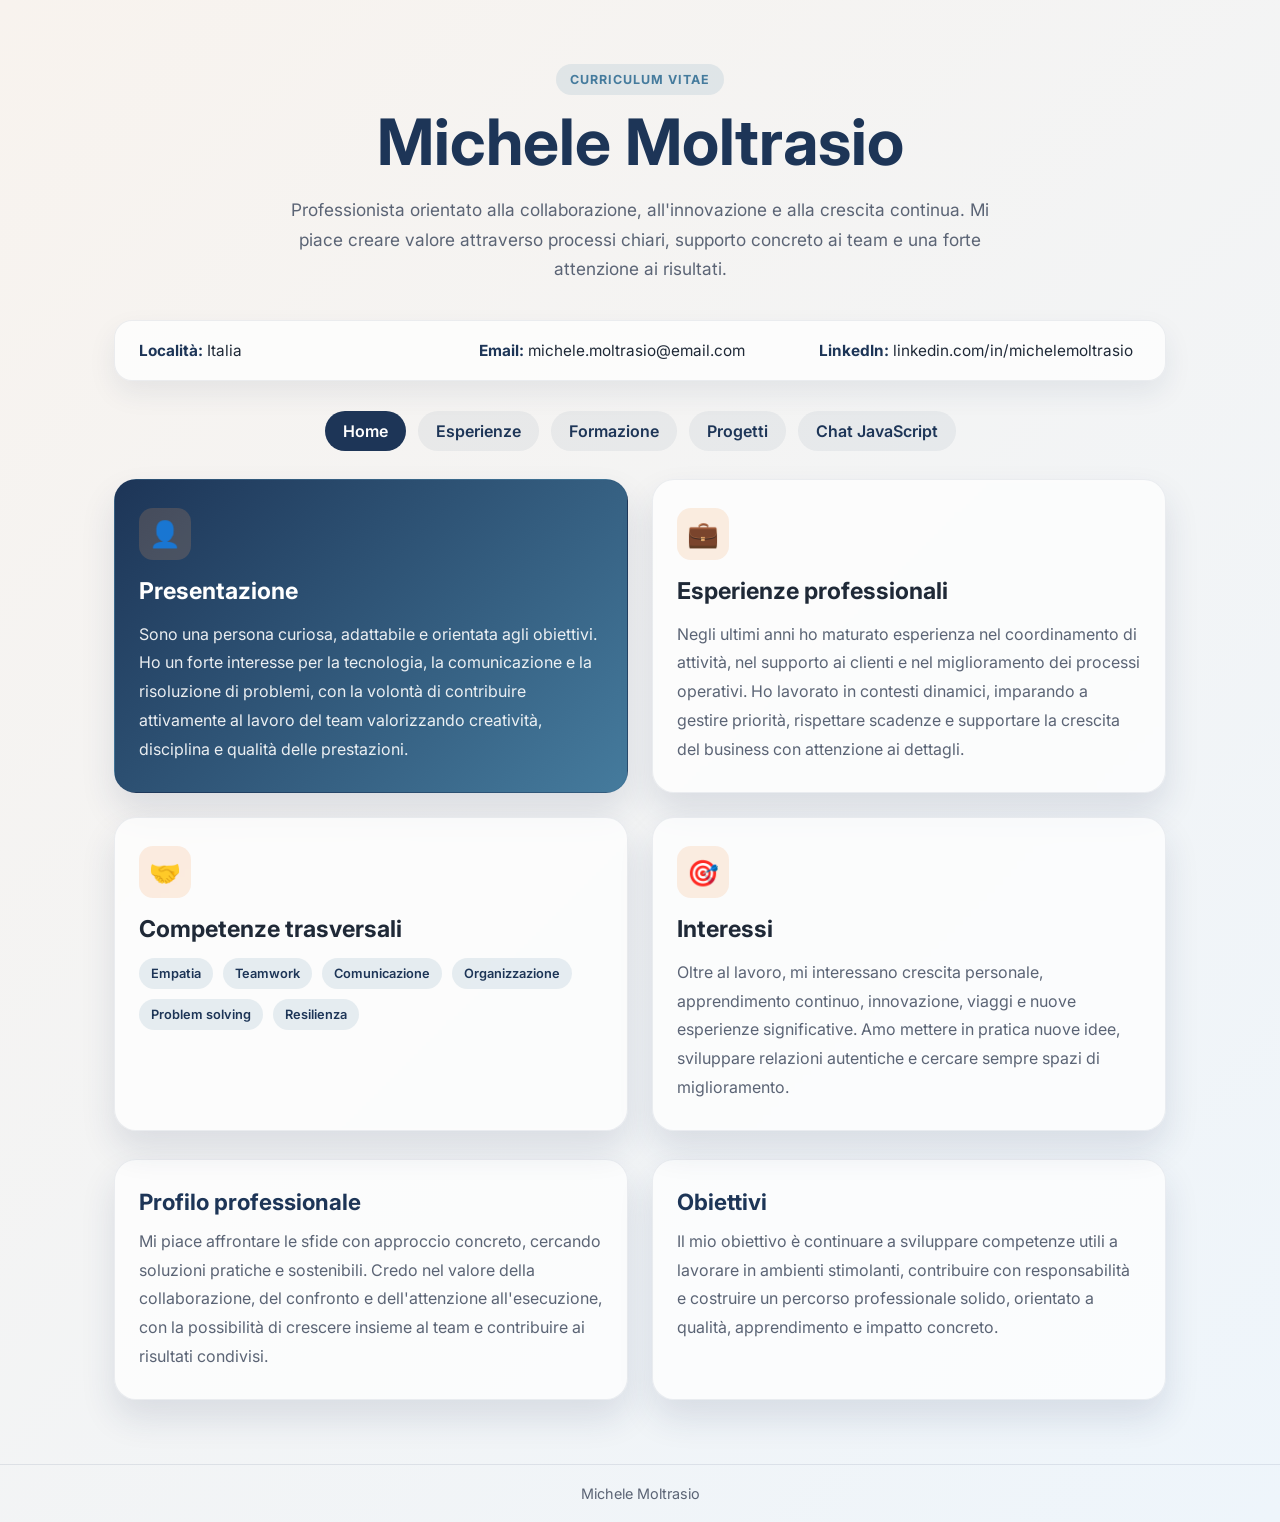
<file: index.html>
<!DOCTYPE html>
<html lang="it">
  <head>
    <meta charset="UTF-8" />
    <meta name="viewport" content="width=device-width, initial-scale=1.0" />
    <title>Curriculum Vitae | Michele Moltrasio</title>
    <link rel="preconnect" href="https://fonts.googleapis.com" />
    <link rel="preconnect" href="https://fonts.gstatic.com" crossorigin />
    <link href="https://fonts.googleapis.com/css2?family=Inter:wght@400;500;600;700;800&display=swap" rel="stylesheet" />
    <link rel="stylesheet" href="css/style.css" />
  </head>
  <body>
    <main class="page-shell">
      <header class="hero">
        <p class="eyebrow">Curriculum Vitae</p>
        <h1>Michele Moltrasio</h1>
        <p class="subtitle">
          Professionista orientato alla collaborazione, all'innovazione e alla crescita continua.
          Mi piace creare valore attraverso processi chiari, supporto concreto ai team e una forte attenzione ai risultati.
        </p>
      </header>

      <section class="info-strip" aria-label="Informazioni principali">
        <div><strong>Località:</strong> Italia</div>
        <div><strong>Email:</strong> michele.moltrasio@email.com</div>
        <div><strong>LinkedIn:</strong> linkedin.com/in/michelemoltrasio</div>
      </section>

      <nav class="top-nav" aria-label="Navigazione principale">
        <a href="index.html" class="nav-link active">Home</a>
        <a href="experience.html" class="nav-link">Esperienze</a>
        <a href="education.html" class="nav-link">Formazione</a>
        <a href="projects.html" class="nav-link">Progetti</a>
        <a href="chat.html" class="nav-link">Chat JavaScript</a>
      </nav>

      <section class="grid" aria-label="Sezioni principali del curriculum">
        <article class="card card-accent">
          <span class="icon">👤</span>
          <h2>Presentazione</h2>
          <p>
            Sono una persona curiosa, adattabile e orientata agli obiettivi. Ho un forte interesse per
            la tecnologia, la comunicazione e la risoluzione di problemi, con la volontà di contribuire
            attivamente al lavoro del team valorizzando creatività, disciplina e qualità delle prestazioni.
          </p>
        </article>

        <article class="card">
          <span class="icon">💼</span>
          <h2>Esperienze professionali</h2>
          <p>
            Negli ultimi anni ho maturato esperienza nel coordinamento di attività, nel supporto ai clienti
            e nel miglioramento dei processi operativi. Ho lavorato in contesti dinamici, imparando a
            gestire priorità, rispettare scadenze e supportare la crescita del business con attenzione ai dettagli.
          </p>
        </article>

        <article class="card">
          <span class="icon">🤝</span>
          <h2>Competenze trasversali</h2>
          <div class="tags" aria-label="Soft skills">
            <span>Empatia</span>
            <span>Teamwork</span>
            <span>Comunicazione</span>
            <span>Organizzazione</span>
            <span>Problem solving</span>
            <span>Resilienza</span>
          </div>
        </article>

        <article class="card">
          <span class="icon">🎯</span>
          <h2>Interessi</h2>
          <p>
            Oltre al lavoro, mi interessano crescita personale, apprendimento continuo, innovazione,
            viaggi e nuove esperienze significative. Amo mettere in pratica nuove idee, sviluppare relazioni
            autentiche e cercare sempre spazi di miglioramento.
          </p>
        </article>
      </section>

      <section class="bottom-panel" aria-label="Profilo e obiettivi">
        <div class="about-block">
          <h2>Profilo professionale</h2>
          <p>
            Mi piace affrontare le sfide con approccio concreto, cercando soluzioni pratiche e sostenibili.
            Credo nel valore della collaborazione, del confronto e dell'attenzione all'esecuzione, con la
            possibilità di crescere insieme al team e contribuire ai risultati condivisi.
          </p>
        </div>

        <div class="about-block">
          <h2>Obiettivi</h2>
          <p>
            Il mio obiettivo è continuare a sviluppare competenze utili a lavorare in ambienti stimolanti,
            contribuire con responsabilità e costruire un percorso professionale solido, orientato a qualità,
            apprendimento e impatto concreto.
          </p>
        </div>
      </section>
    </main>

    <footer class="site-footer">
      <p>Michele Moltrasio</p>
    </footer>
  </body>
</html>
</file>
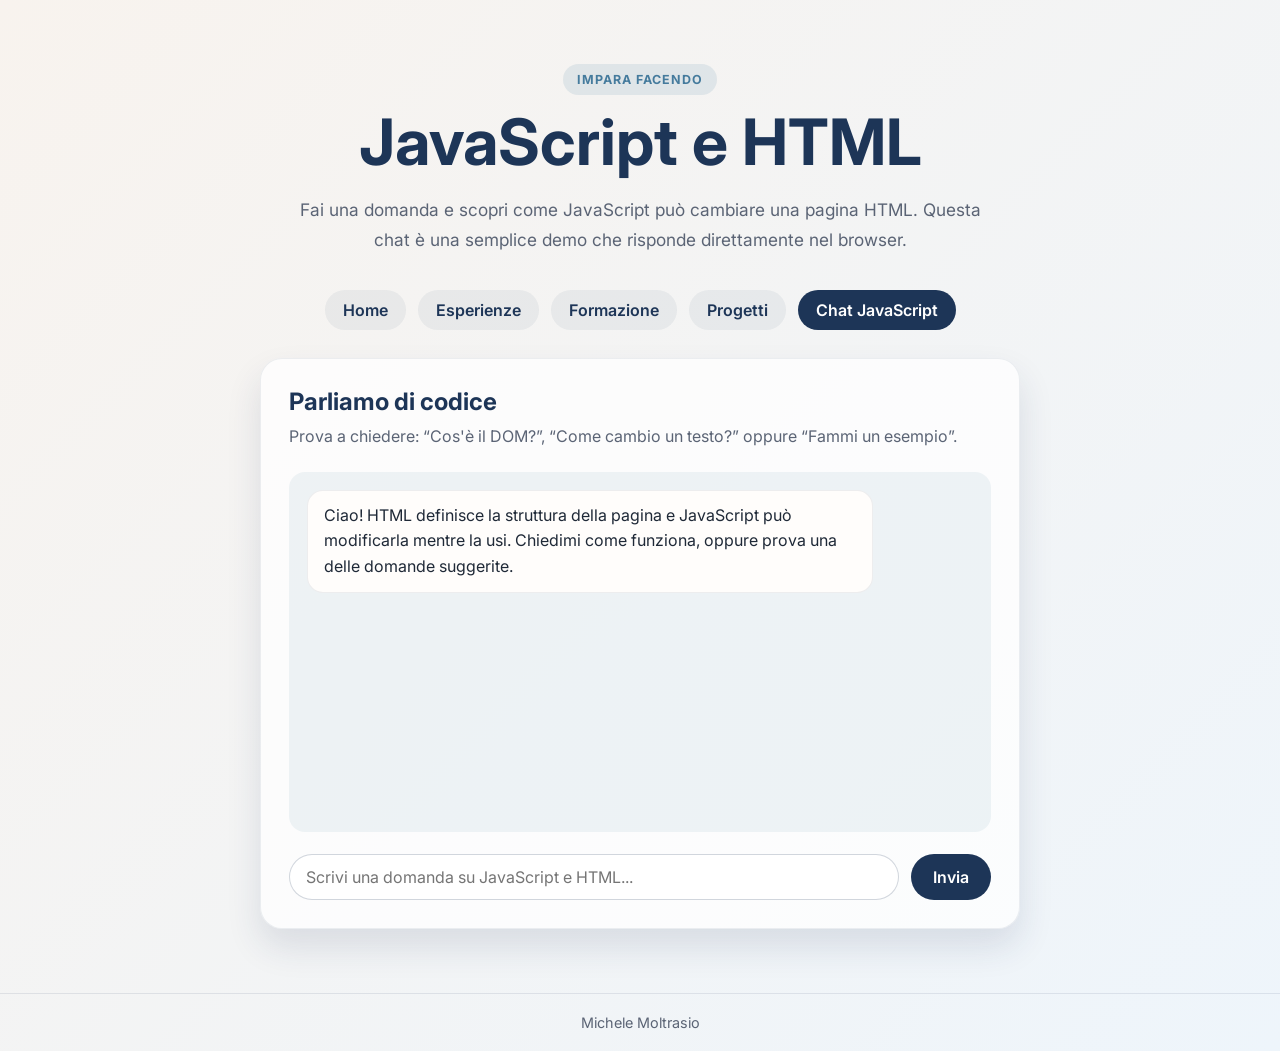
<file: chat.html>
<!DOCTYPE html>
<html lang="it">
  <head>
    <meta charset="UTF-8" />
    <meta name="viewport" content="width=device-width, initial-scale=1.0" />
    <title>Chat JavaScript e HTML | Michele Moltrasio</title>
    <link rel="preconnect" href="https://fonts.googleapis.com" />
    <link rel="preconnect" href="https://fonts.gstatic.com" crossorigin />
    <link href="https://fonts.googleapis.com/css2?family=Inter:wght@400;500;600;700;800&display=swap" rel="stylesheet" />
    <link rel="stylesheet" href="css/style.css" />
    <script src="js/chat.js" defer></script>
  </head>
  <body>
    <main class="page-shell">
      <header class="hero">
        <p class="eyebrow">Impara facendo</p>
        <h1>JavaScript e HTML</h1>
        <p class="subtitle">
          Fai una domanda e scopri come JavaScript può cambiare una pagina HTML.
          Questa chat è una semplice demo che risponde direttamente nel browser.
        </p>
      </header>

      <nav class="top-nav" aria-label="Navigazione principale">
        <a href="index.html" class="nav-link">Home</a>
        <a href="experience.html" class="nav-link">Esperienze</a>
        <a href="education.html" class="nav-link">Formazione</a>
        <a href="projects.html" class="nav-link">Progetti</a>
        <a href="chat.html" class="nav-link active" aria-current="page">Chat JavaScript</a>
      </nav>

      <section class="chat-panel" aria-label="Chat didattica su JavaScript e HTML">
        <div class="chat-intro">
          <h2>Parliamo di codice</h2>
          <p>Prova a chiedere: “Cos'è il DOM?”, “Come cambio un testo?” oppure “Fammi un esempio”.</p>
        </div>
        <div class="chat-messages" id="chat-messages" role="log" aria-live="polite" aria-relevant="additions">
          <p class="chat-message bot-message">
            Ciao! HTML definisce la struttura della pagina e JavaScript può modificarla mentre la usi.
            Chiedimi come funziona, oppure prova una delle domande suggerite.
          </p>
        </div>
        <form class="chat-form" id="chat-form">
          <label class="visually-hidden" for="chat-input">Scrivi una domanda</label>
          <input
            id="chat-input"
            name="message"
            type="text"
            placeholder="Scrivi una domanda su JavaScript e HTML..."
            autocomplete="off"
            required
          />
          <button type="submit">Invia</button>
        </form>
      </section>
    </main>
    <footer class="site-footer">
      <p>Michele Moltrasio</p>
    </footer>
  </body>
</html>
</file>
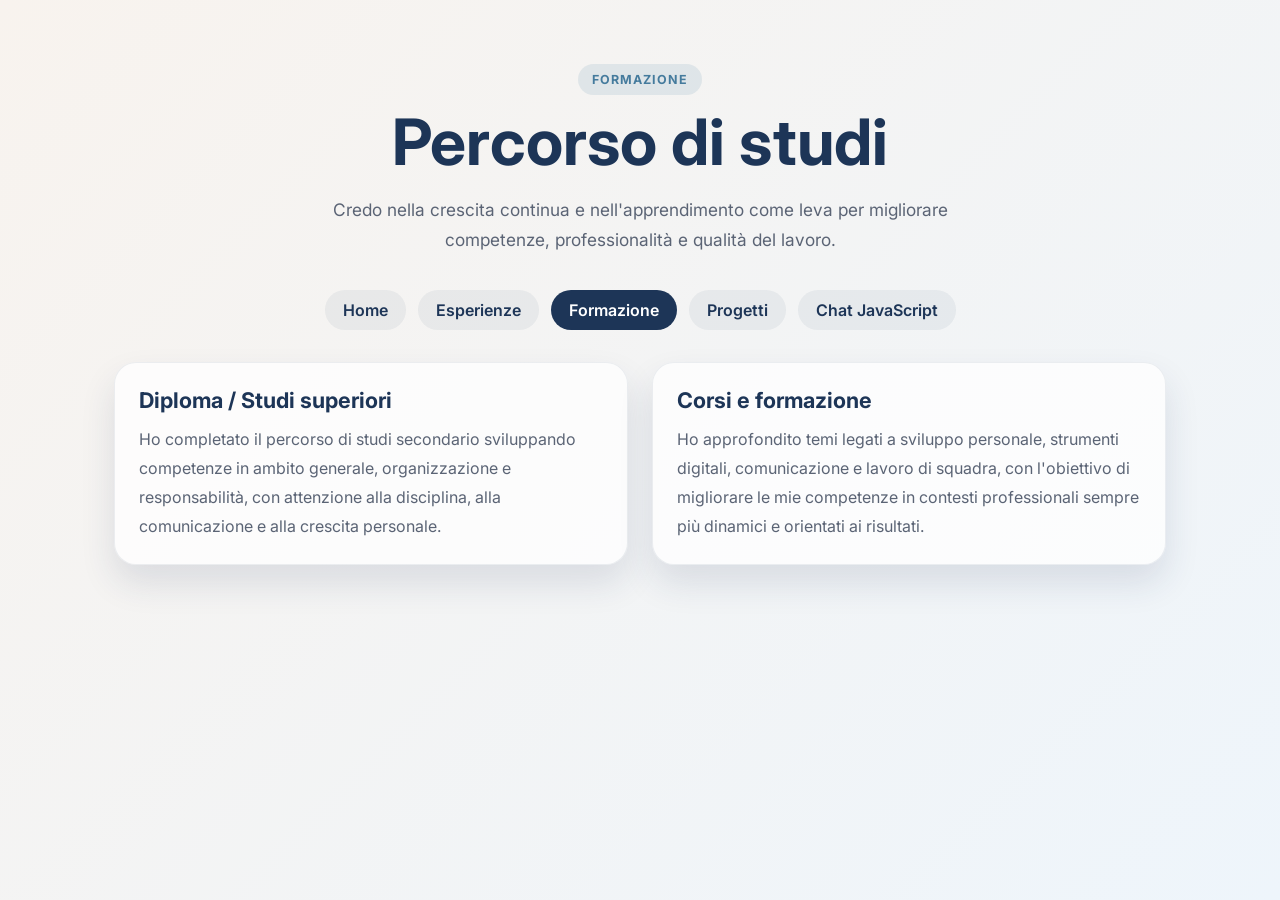
<file: education.html>
<!DOCTYPE html>
<html lang="it">
  <head>
    <meta charset="UTF-8" />
    <meta name="viewport" content="width=device-width, initial-scale=1.0" />
    <title>Formazione | Michele Moltrasio</title>
    <link rel="preconnect" href="https://fonts.googleapis.com" />
    <link rel="preconnect" href="https://fonts.gstatic.com" crossorigin />
    <link href="https://fonts.googleapis.com/css2?family=Inter:wght@400;500;600;700;800&display=swap" rel="stylesheet" />
    <link rel="stylesheet" href="css/style.css" />
  </head>
  <body>
    <main class="page-shell">
      <header class="hero">
        <p class="eyebrow">Formazione</p>
        <h1>Percorso di studi</h1>
        <p class="subtitle">
          Credo nella crescita continua e nell'apprendimento come leva per migliorare competenze, professionalità e qualità del lavoro.
        </p>
      </header>

      <nav class="top-nav" aria-label="Navigazione principale">
        <a href="index.html" class="nav-link">Home</a>
        <a href="experience.html" class="nav-link">Esperienze</a>
        <a href="education.html" class="nav-link active">Formazione</a>
        <a href="projects.html" class="nav-link">Progetti</a>
        <a href="chat.html" class="nav-link">Chat JavaScript</a>
      </nav>

      <section class="edu-grid" aria-label="Formazione">
        <article class="edu-card">
          <h2>Diploma / Studi superiori</h2>
          <p>
            Ho completato il percorso di studi secondario sviluppando competenze in ambito generale,
            organizzazione e responsabilità, con attenzione alla disciplina, alla comunicazione e alla crescita personale.
          </p>
        </article>

        <article class="edu-card">
          <h2>Corsi e formazione</h2>
          <p>
            Ho approfondito temi legati a sviluppo personale, strumenti digitali, comunicazione e lavoro di squadra,
            con l'obiettivo di migliorare le mie competenze in contesti professionali sempre più dinamici e orientati ai risultati.
          </p>
        </article>
      </section>
    </main>
  </body>
</html>
</file>
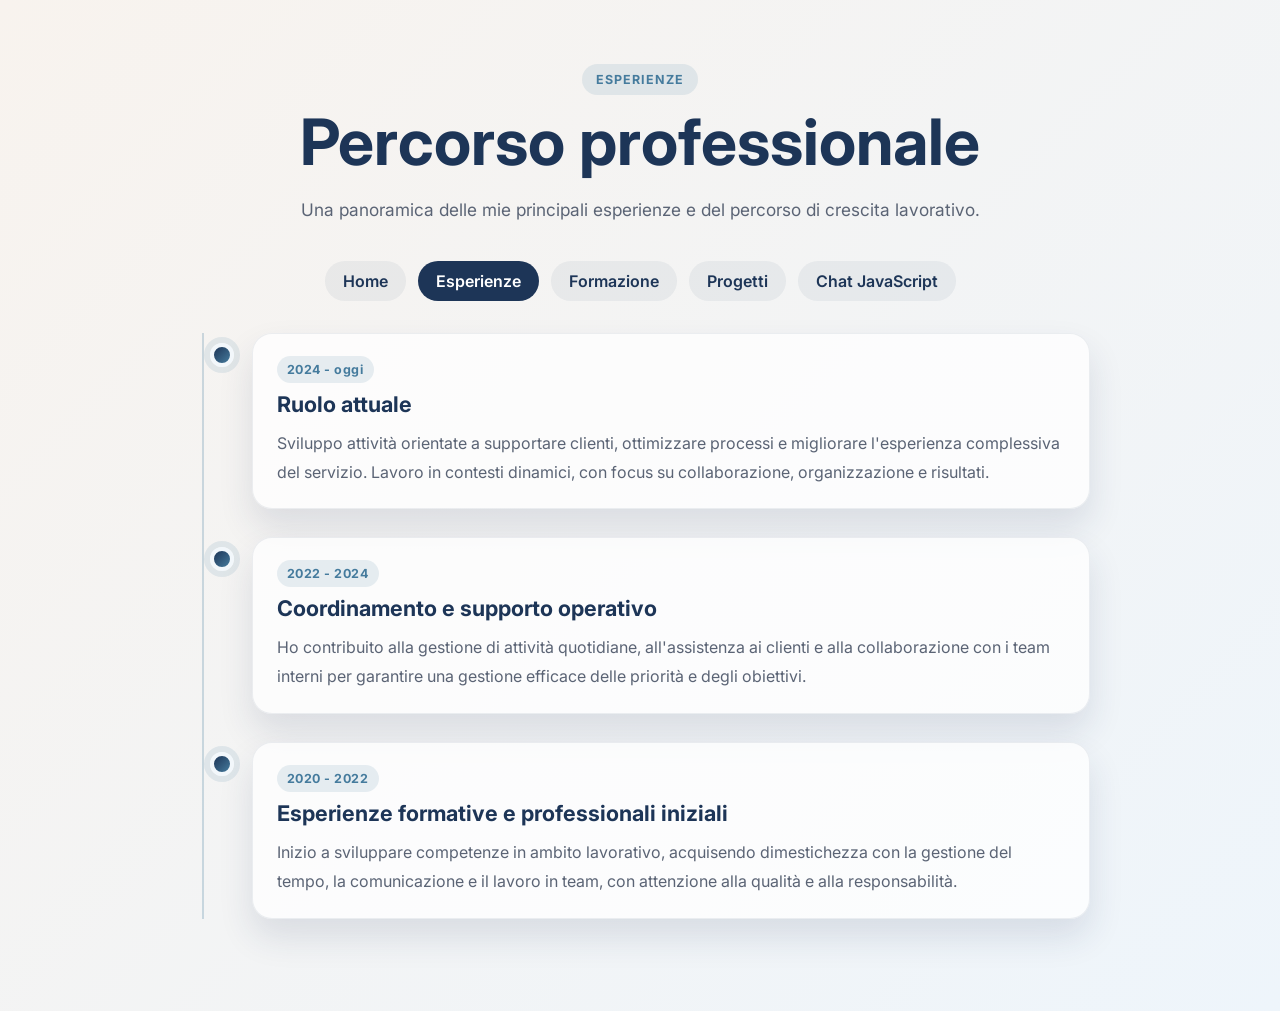
<file: experience.html>
<!DOCTYPE html>
<html lang="it">
  <head>
    <meta charset="UTF-8" />
    <meta name="viewport" content="width=device-width, initial-scale=1.0" />
    <title>Esperienze professionali | Michele Moltrasio</title>
    <link rel="preconnect" href="https://fonts.googleapis.com" />
    <link rel="preconnect" href="https://fonts.gstatic.com" crossorigin />
    <link href="https://fonts.googleapis.com/css2?family=Inter:wght@400;500;600;700;800&display=swap" rel="stylesheet" />
    <link rel="stylesheet" href="css/style.css" />
  </head>
  <body>
    <main class="page-shell timeline-page">
      <header class="hero">
        <p class="eyebrow">Esperienze</p>
        <h1>Percorso professionale</h1>
        <p class="subtitle">
          Una panoramica delle mie principali esperienze e del percorso di crescita lavorativo.
        </p>
      </header>

      <nav class="top-nav" aria-label="Navigazione principale">
        <a href="index.html" class="nav-link">Home</a>
        <a href="experience.html" class="nav-link active">Esperienze</a>
        <a href="education.html" class="nav-link">Formazione</a>
        <a href="projects.html" class="nav-link">Progetti</a>
        <a href="chat.html" class="nav-link">Chat JavaScript</a>
      </nav>

      <section class="timeline" aria-label="Linea temporale delle esperienze professionali">
        <article class="timeline-item">
          <div class="timeline-dot"></div>
          <div class="timeline-content">
            <span class="year">2024 - oggi</span>
            <h2>Ruolo attuale</h2>
            <p>
              Sviluppo attività orientate a supportare clienti, ottimizzare processi e migliorare l'esperienza
              complessiva del servizio. Lavoro in contesti dinamici, con focus su collaborazione, organizzazione e risultati.
            </p>
          </div>
        </article>

        <article class="timeline-item">
          <div class="timeline-dot"></div>
          <div class="timeline-content">
            <span class="year">2022 - 2024</span>
            <h2>Coordinamento e supporto operativo</h2>
            <p>
              Ho contribuito alla gestione di attività quotidiane, all'assistenza ai clienti e alla collaborazione con i team
              interni per garantire una gestione efficace delle priorità e degli obiettivi.
            </p>
          </div>
        </article>

        <article class="timeline-item">
          <div class="timeline-dot"></div>
          <div class="timeline-content">
            <span class="year">2020 - 2022</span>
            <h2>Esperienze formative e professionali iniziali</h2>
            <p>
              Inizio a sviluppare competenze in ambito lavorativo, acquisendo dimestichezza con la gestione del tempo,
              la comunicazione e il lavoro in team, con attenzione alla qualità e alla responsabilità.
            </p>
          </div>
        </article>
      </section>
    </main>
  </body>
</html>
</file>
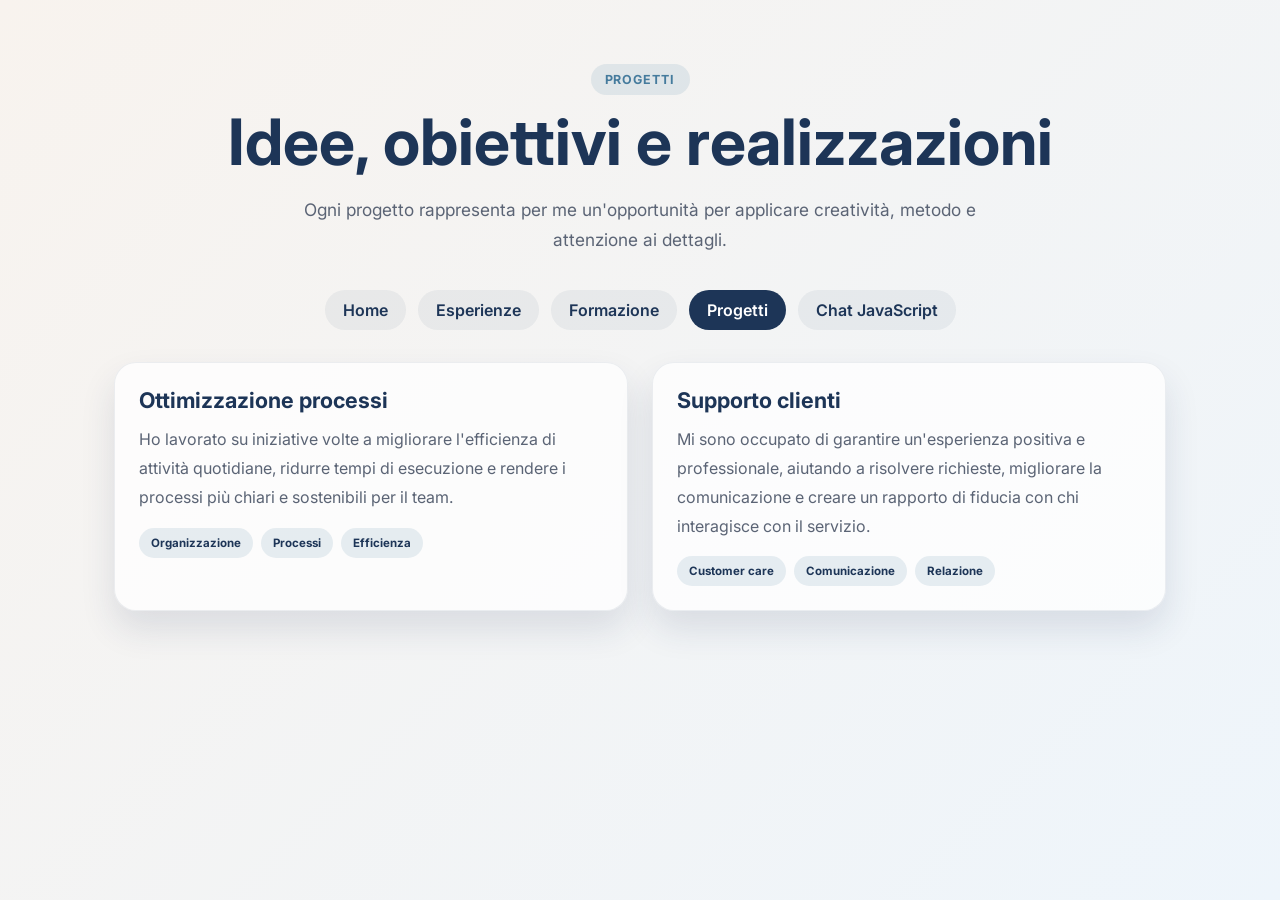
<file: projects.html>
<!DOCTYPE html>
<html lang="it">
  <head>
    <meta charset="UTF-8" />
    <meta name="viewport" content="width=device-width, initial-scale=1.0" />
    <title>Progetti | Michele Moltrasio</title>
    <link rel="preconnect" href="https://fonts.googleapis.com" />
    <link rel="preconnect" href="https://fonts.gstatic.com" crossorigin />
    <link href="https://fonts.googleapis.com/css2?family=Inter:wght@400;500;600;700;800&display=swap" rel="stylesheet" />
    <link rel="stylesheet" href="css/style.css" />
  </head>
  <body>
    <main class="page-shell">
      <header class="hero">
        <p class="eyebrow">Progetti</p>
        <h1>Idee, obiettivi e realizzazioni</h1>
        <p class="subtitle">
          Ogni progetto rappresenta per me un'opportunità per applicare creatività, metodo e attenzione ai dettagli.
        </p>
      </header>

      <nav class="top-nav" aria-label="Navigazione principale">
        <a href="index.html" class="nav-link">Home</a>
        <a href="experience.html" class="nav-link">Esperienze</a>
        <a href="education.html" class="nav-link">Formazione</a>
        <a href="projects.html" class="nav-link active">Progetti</a>
        <a href="chat.html" class="nav-link">Chat JavaScript</a>
      </nav>

      <section class="project-grid" aria-label="Progetti principali">
        <article class="project-card">
          <h2>Ottimizzazione processi</h2>
          <p>
            Ho lavorato su iniziative volte a migliorare l'efficienza di attività quotidiane, ridurre tempi di esecuzione
            e rendere i processi più chiari e sostenibili per il team.
          </p>
          <div class="project-tags">
            <span>Organizzazione</span>
            <span>Processi</span>
            <span>Efficienza</span>
          </div>
        </article>

        <article class="project-card">
          <h2>Supporto clienti</h2>
          <p>
            Mi sono occupato di garantire un'esperienza positiva e professionale, aiutando a risolvere richieste,
            migliorare la comunicazione e creare un rapporto di fiducia con chi interagisce con il servizio.
          </p>
          <div class="project-tags">
            <span>Customer care</span>
            <span>Comunicazione</span>
            <span>Relazione</span>
          </div>
        </article>
      </section>
    </main>
  </body>
</html>
</file>
<file: css/style.css>
:root {
  --bg: #f4efe8;
  --panel: #fffdfb;
  --primary: #1d3557;
  --primary-soft: #457b9d;
  --accent: #f4a261;
  --text: #1f2937;
  --muted: #5b6475;
  --shadow: rgba(29, 53, 87, 0.12);
}

* {
  box-sizing: border-box;
}

body {
  margin: 0;
  min-height: 100vh;
  font-family: "Inter", sans-serif;
  background: linear-gradient(135deg, #f8f3ee 0%, #eef5fb 100%);
  color: var(--text);
}

.page-shell {
  max-width: 1100px;
  margin: 0 auto;
  padding: 64px 24px;
}

.site-footer {
  padding: 20px 24px;
  border-top: 1px solid rgba(29, 53, 87, 0.1);
  color: var(--muted);
  text-align: center;
  font-size: 0.9rem;
}

.site-footer p {
  margin: 0;
}

.hero {
  text-align: center;
  margin-bottom: 36px;
}

.top-nav {
  display: flex;
  justify-content: center;
  gap: 12px;
  margin: 0 auto 28px;
  flex-wrap: wrap;
}

.nav-link {
  display: inline-flex;
  align-items: center;
  justify-content: center;
  padding: 10px 18px;
  border-radius: 999px;
  background: rgba(29, 53, 87, 0.06);
  color: var(--primary);
  text-decoration: none;
  font-weight: 600;
  transition: all 0.2s ease;
}

.nav-link:hover,
.nav-link.active {
  background: var(--primary);
  color: #fff;
}

.eyebrow {
  display: inline-block;
  margin: 0 0 12px;
  padding: 8px 14px;
  border-radius: 999px;
  background: rgba(69, 123, 157, 0.12);
  color: var(--primary-soft);
  font-size: 0.78rem;
  font-weight: 700;
  letter-spacing: 0.08em;
  text-transform: uppercase;
}

h1 {
  margin: 0;
  font-size: clamp(2.5rem, 5vw, 4rem);
  line-height: 1.1;
  color: var(--primary);
}

.subtitle {
  max-width: 700px;
  margin: 18px auto 0;
  font-size: 1.08rem;
  line-height: 1.7;
  color: var(--muted);
}

.info-strip {
  display: grid;
  grid-template-columns: repeat(3, minmax(180px, 1fr));
  gap: 18px;
  margin: 0 auto 30px;
  padding: 20px 24px;
  border: 1px solid rgba(29, 53, 87, 0.08);
  border-radius: 18px;
  background: rgba(255, 255, 255, 0.7);
  box-shadow: 0 12px 28px rgba(29, 53, 87, 0.08);
  font-size: 0.96rem;
}

.info-strip strong {
  color: var(--primary);
}

.grid {
  display: grid;
  grid-template-columns: repeat(2, minmax(260px, 1fr));
  gap: 24px;
}

.card {
  background: rgba(255, 255, 255, 0.7);
  border: 1px solid rgba(29, 53, 87, 0.08);
  border-radius: 22px;
  padding: 28px 24px;
  box-shadow: 0 18px 35px var(--shadow);
  backdrop-filter: blur(2px);
  transition: transform 0.25s ease, box-shadow 0.25s ease;
}

.card:hover {
  transform: translateY(-4px);
  box-shadow: 0 22px 40px rgba(29, 53, 87, 0.14);
}

.card-accent {
  background: linear-gradient(135deg, #1d3557 0%, #457b9d 100%);
  color: #ffffff;
}

.card-accent p,
.card-accent .icon {
  color: #f6fbff;
}

.icon {
  display: inline-flex;
  align-items: center;
  justify-content: center;
  width: 52px;
  height: 52px;
  margin-bottom: 16px;
  border-radius: 14px;
  background: rgba(244, 162, 97, 0.18);
  font-size: 1.6rem;
}

.card h2 {
  margin: 0 0 14px;
  font-size: 1.45rem;
  line-height: 1.3;
}

.card p {
  margin: 0;
  font-size: 1rem;
  line-height: 1.8;
  color: var(--muted);
}

.card-accent p {
  color: rgba(255, 255, 255, 0.9);
}

.tags {
  display: flex;
  flex-wrap: wrap;
  gap: 10px;
}

.tags span {
  display: inline-flex;
  align-items: center;
  padding: 8px 12px;
  border-radius: 999px;
  background: rgba(69, 123, 157, 0.12);
  color: var(--primary);
  font-size: 0.8rem;
  font-weight: 600;
}

.bottom-panel {
  display: grid;
  grid-template-columns: repeat(2, minmax(220px, 1fr));
  gap: 24px;
  margin-top: 28px;
}

.about-block {
  padding: 28px 24px;
  border-radius: 22px;
  background: rgba(255, 255, 255, 0.7);
  border: 1px solid rgba(29, 53, 87, 0.08);
  box-shadow: 0 18px 35px var(--shadow);
}

.about-block h2 {
  margin-top: 0;
  margin-bottom: 12px;
  color: var(--primary);
  font-size: 1.4rem;
}

.about-block p {
  margin: 0;
  line-height: 1.8;
  color: var(--muted);
}

.timeline {
  position: relative;
  max-width: 900px;
  margin: 32px auto 0;
  padding-left: 20px;
}

.timeline::before {
  content: "";
  position: absolute;
  left: 12px;
  top: 0;
  bottom: 0;
  width: 2px;
  background: rgba(69, 123, 157, 0.25);
}

.timeline-item {
  position: relative;
  margin-bottom: 28px;
  padding-left: 42px;
}

.timeline-dot {
  position: absolute;
  left: 0;
  top: 10px;
  width: 24px;
  height: 24px;
  border-radius: 50%;
  background: linear-gradient(135deg, #1d3557 0%, #457b9d 100%);
  border: 4px solid #f2f7fb;
  box-shadow: 0 0 0 6px rgba(69, 123, 157, 0.12);
}

.timeline-content {
  background: rgba(255, 255, 255, 0.75);
  border: 1px solid rgba(29, 53, 87, 0.08);
  border-radius: 20px;
  padding: 22px 24px;
  box-shadow: 0 18px 35px var(--shadow);
}

.timeline-content h2 {
  margin: 8px 0 12px;
  color: var(--primary);
  font-size: 1.35rem;
}

.timeline-content p {
  margin: 0;
  line-height: 1.8;
  color: var(--muted);
}

.year {
  display: inline-block;
  padding: 6px 10px;
  border-radius: 999px;
  background: rgba(69, 123, 157, 0.12);
  color: var(--primary-soft);
  font-size: 0.78rem;
  font-weight: 700;
  letter-spacing: 0.04em;
}

.edu-grid,
.project-grid {
  display: grid;
  grid-template-columns: repeat(2, minmax(240px, 1fr));
  gap: 24px;
  margin-top: 32px;
}

.edu-card,
.project-card {
  background: rgba(255, 255, 255, 0.75);
  border: 1px solid rgba(29, 53, 87, 0.08);
  border-radius: 22px;
  padding: 24px;
  box-shadow: 0 18px 35px var(--shadow);
}

.edu-card h2,
.project-card h2 {
  margin: 0 0 12px;
  color: var(--primary);
  font-size: 1.35rem;
}

.edu-card p,
.project-card p {
  margin: 0;
  line-height: 1.8;
  color: var(--muted);
}

.project-tags {
  display: flex;
  flex-wrap: wrap;
  gap: 8px;
  margin-top: 16px;
}

.project-tags span {
  display: inline-flex;
  align-items: center;
  padding: 8px 12px;
  border-radius: 999px;
  background: rgba(69, 123, 157, 0.12);
  color: var(--primary);
  font-size: 0.72rem;
  font-weight: 700;
}

.chat-panel {
  max-width: 760px;
  margin: 0 auto;
  padding: 28px;
  border: 1px solid rgba(29, 53, 87, 0.08);
  border-radius: 22px;
  background: rgba(255, 255, 255, 0.75);
  box-shadow: 0 18px 35px var(--shadow);
}

.chat-intro h2 {
  margin: 0 0 8px;
  color: var(--primary);
}

.chat-intro p {
  margin: 0;
  line-height: 1.6;
  color: var(--muted);
}

.chat-messages {
  display: flex;
  flex-direction: column;
  gap: 12px;
  height: 360px;
  margin: 22px 0;
  padding: 18px;
  overflow-y: auto;
  border-radius: 16px;
  background: rgba(69, 123, 157, 0.08);
}

.chat-message {
  max-width: 85%;
  margin: 0;
  padding: 12px 16px;
  border-radius: 16px;
  line-height: 1.6;
  overflow-wrap: anywhere;
}

.bot-message {
  align-self: flex-start;
  border: 1px solid rgba(29, 53, 87, 0.08);
  background: #fffdfb;
}

.user-message {
  align-self: flex-end;
  background: var(--primary);
  color: #fff;
}

.chat-form {
  display: flex;
  gap: 12px;
}

.chat-form input {
  min-width: 0;
  flex: 1;
  padding: 12px 16px;
  border: 1px solid rgba(29, 53, 87, 0.2);
  border-radius: 999px;
  font: inherit;
}

.chat-form input:focus-visible,
.chat-form button:focus-visible {
  outline: 3px solid var(--accent);
  outline-offset: 3px;
}

.chat-form button {
  padding: 12px 22px;
  border: 0;
  border-radius: 999px;
  background: var(--primary);
  color: #fff;
  font: inherit;
  font-weight: 600;
  cursor: pointer;
}

.visually-hidden {
  position: absolute;
  width: 1px;
  height: 1px;
  padding: 0;
  margin: -1px;
  overflow: hidden;
  clip: rect(0, 0, 0, 0);
  white-space: nowrap;
  border: 0;
}

@media (max-width: 760px) {
  .grid,
  .info-strip,
  .bottom-panel,
  .edu-grid,
  .project-grid {
    grid-template-columns: 1fr;
  }

  .page-shell {
    padding-top: 48px;
    padding-bottom: 48px;
  }
}

@media (max-width: 520px) {
  .chat-panel {
    padding: 20px 16px;
  }

  .chat-messages {
    height: 320px;
    padding: 12px;
  }

  .chat-message {
    max-width: 95%;
  }

  .chat-form {
    align-items: stretch;
    flex-direction: column;
  }
}
</file>
